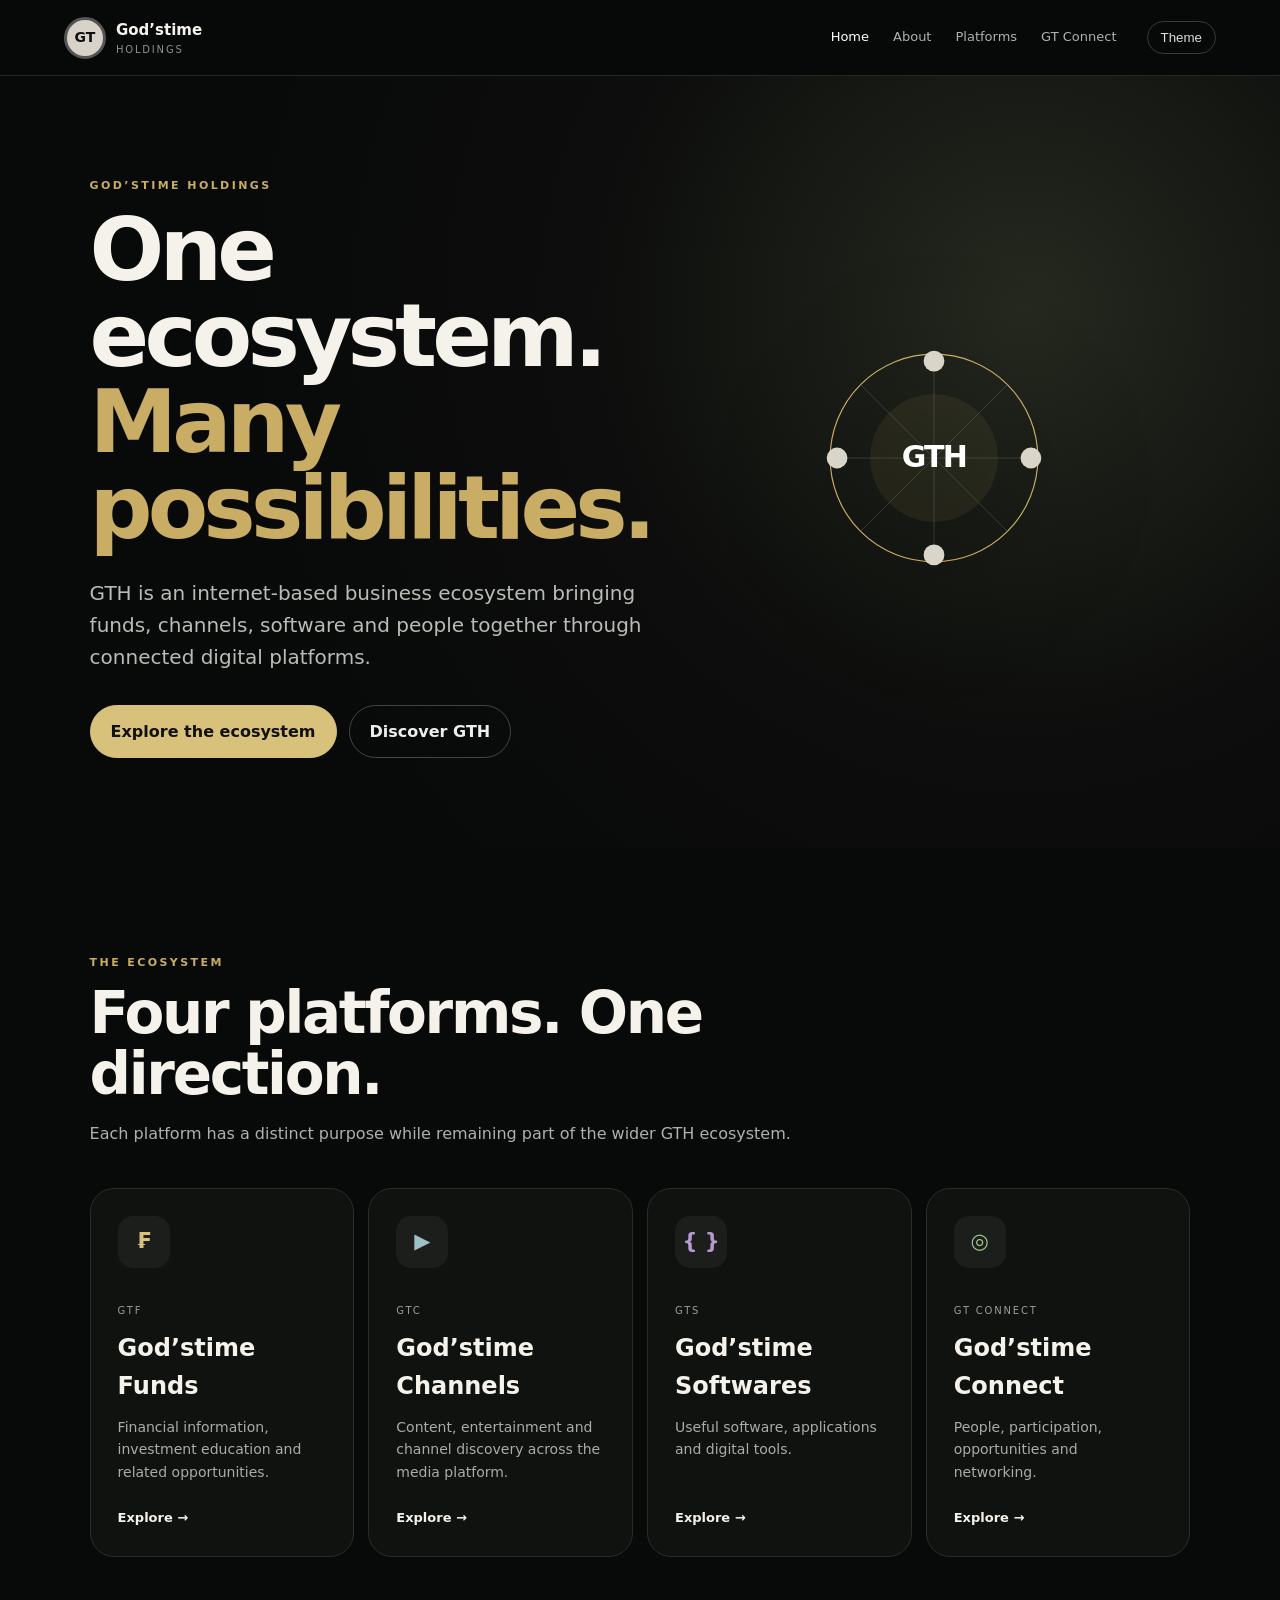
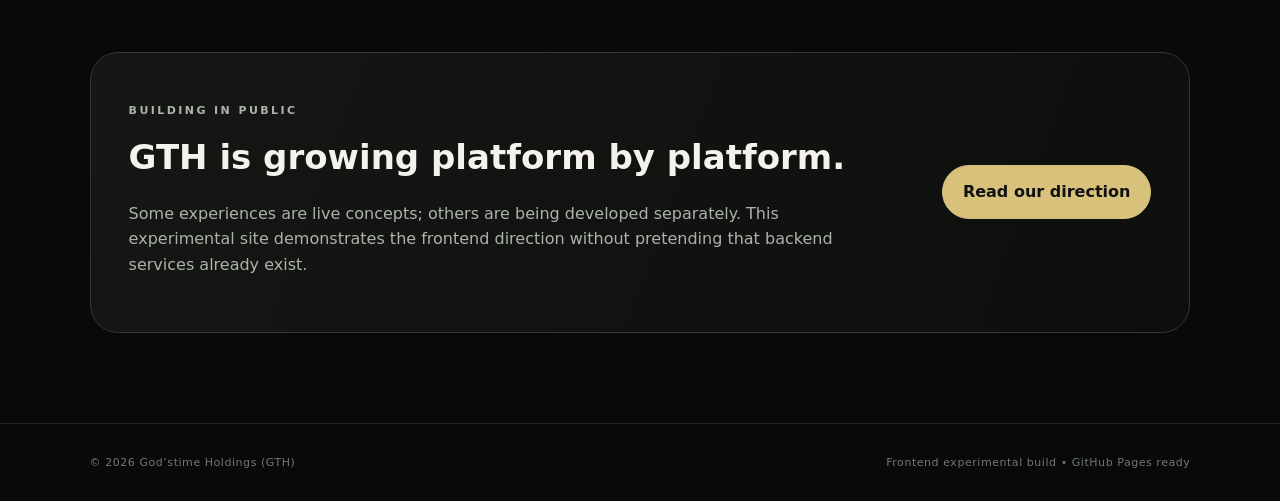
<file: index.html>
<!doctype html>
<html lang="en">
<head>
<meta charset="utf-8"><meta name="viewport" content="width=device-width,initial-scale=1">
<meta name="description" content="God’stime Holdings — a connected digital ecosystem for people, ideas, technology and opportunity.">
<title>GTH | God’stime Holdings</title><link rel="stylesheet" href="style.css">
</head>
<body>
<header class="header"><a class="brand" href="index.html" aria-label="GTH home"><span class="mark">GT</span><span><b>God’stime</b><small>Holdings</small></span></a>
<nav><a class="active" href="index.html">Home</a><a href="about.html">About</a><a href="platforms.html">Platforms</a><a href="connect.html">GT Connect</a></nav>
<button class="theme" id="themeBtn">Theme</button></header>
<main>
<section class="hero">
<div class="hero-copy"><p class="eyebrow">GOD’STIME HOLDINGS</p><h1>One ecosystem.<br><em>Many possibilities.</em></h1>
<p class="lead">GTH is an internet-based business ecosystem bringing funds, channels, software and people together through connected digital platforms.</p>
<div class="actions"><a class="btn primary" href="platforms.html">Explore the ecosystem</a><a class="btn ghost" href="about.html">Discover GTH</a></div></div>
<div class="hero-art" aria-label="GTH ecosystem graphic"><svg viewBox="0 0 520 520" role="img"><circle cx="260" cy="260" r="180" class="orb"/><circle cx="260" cy="260" r="110" class="orb2"/><path d="M80 260h360M260 80v360M132 132l256 256M388 132L132 388" class="grid"/><circle cx="260" cy="92" r="18" class="node"/><circle cx="428" cy="260" r="18" class="node"/><circle cx="260" cy="428" r="18" class="node"/><circle cx="92" cy="260" r="18" class="node"/><text x="260" y="276" text-anchor="middle" class="gt">GTH</text></svg></div>
</section>
<section class="section"><div class="section-head"><p class="eyebrow">THE ECOSYSTEM</p><h2>Four platforms. One direction.</h2><p>Each platform has a distinct purpose while remaining part of the wider GTH ecosystem.</p></div>
<div class="cards">
<a class="card fund" href="gtf.html"><div class="icon">₣</div><p>GTF</p><h3>God’stime Funds</h3><span>Financial information, investment education and related opportunities.</span><b>Explore →</b></a>
<a class="card channels" href="gtc.html"><div class="icon">▶</div><p>GTC</p><h3>God’stime Channels</h3><span>Content, entertainment and channel discovery across the media platform.</span><b>Explore →</b></a>
<a class="card software" href="gts.html"><div class="icon">{ }</div><p>GTS</p><h3>God’stime Softwares</h3><span>Useful software, applications and digital tools.</span><b>Explore →</b></a>
<a class="card connect" href="connect.html"><div class="icon">◎</div><p>GT CONNECT</p><h3>God’stime Connect</h3><span>People, participation, opportunities and networking.</span><b>Explore →</b></a>
</div></section>
<section class="banner"><div><p class="eyebrow">BUILDING IN PUBLIC</p><h2>GTH is growing platform by platform.</h2><p>Some experiences are live concepts; others are being developed separately. This experimental site demonstrates the frontend direction without pretending that backend services already exist.</p></div><a class="btn primary" href="about.html">Read our direction</a></section>
</main>
<footer><span>© 2026 God’stime Holdings (GTH)</span><span>Frontend experimental build • GitHub Pages ready</span></footer>
<script src="app.js"></script></body></html>
</file>
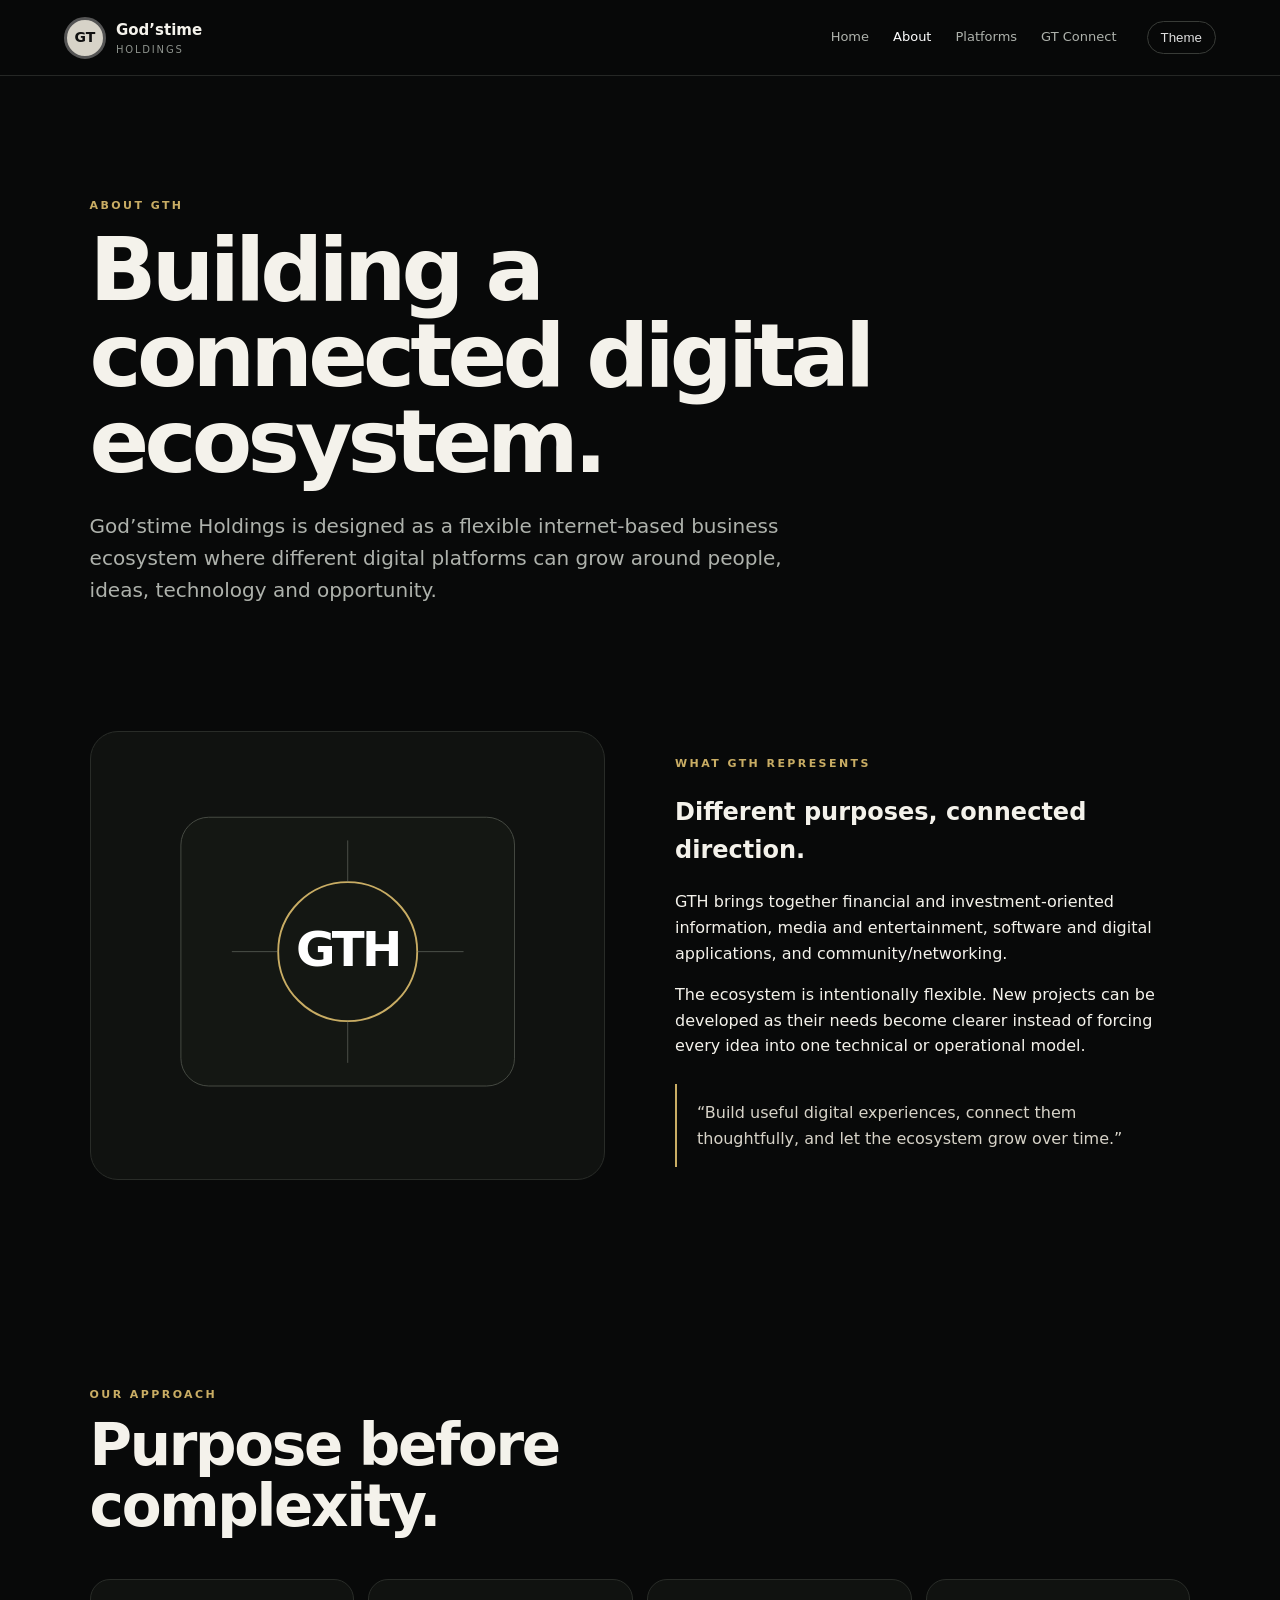
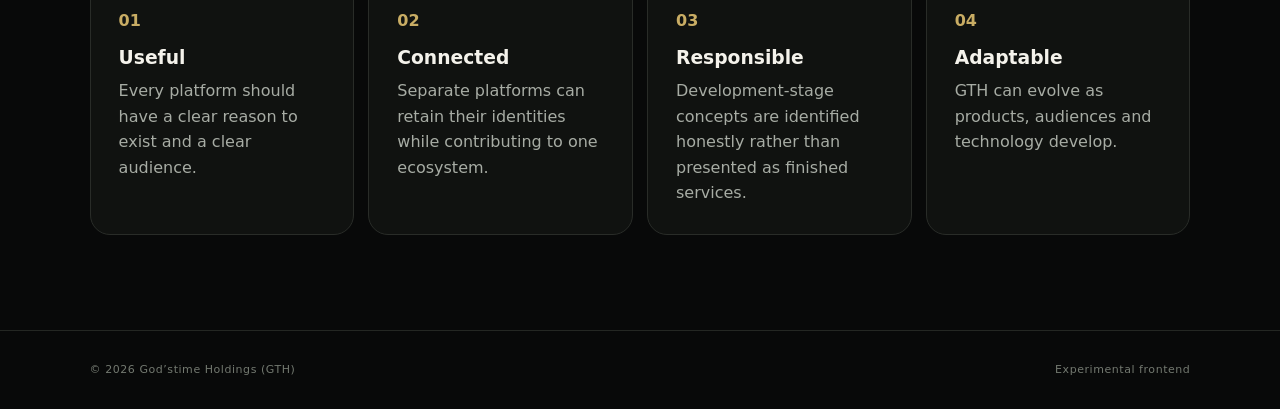
<file: about.html>
<!doctype html><html lang="en"><head><meta charset="utf-8"><meta name="viewport" content="width=device-width,initial-scale=1"><title>About GTH | God’stime Holdings</title><link rel="stylesheet" href="style.css"></head><body>
<header class="header"><a class="brand" href="index.html"><span class="mark">GT</span><span><b>God’stime</b><small>Holdings</small></span></a><nav><a href="index.html">Home</a><a class="active" href="about.html">About</a><a href="platforms.html">Platforms</a><a href="connect.html">GT Connect</a></nav><button class="theme" id="themeBtn">Theme</button></header>
<main><section class="page-hero"><p class="eyebrow">ABOUT GTH</p><h1>Building a connected digital ecosystem.</h1><p>God’stime Holdings is designed as a flexible internet-based business ecosystem where different digital platforms can grow around people, ideas, technology and opportunity.</p></section>
<section class="split"><div class="visual-panel"><svg viewBox="0 0 500 420"><rect x="70" y="65" width="360" height="290" rx="30" class="frame"/><circle cx="250" cy="210" r="75" class="orb"/><text x="250" y="225" text-anchor="middle" class="gt">GTH</text><path d="M250 135V90M325 210h50M250 285v45M175 210h-50" class="grid"/></svg></div><div><p class="eyebrow">WHAT GTH REPRESENTS</p><h2>Different purposes, connected direction.</h2><p>GTH brings together financial and investment-oriented information, media and entertainment, software and digital applications, and community/networking.</p><p>The ecosystem is intentionally flexible. New projects can be developed as their needs become clearer instead of forcing every idea into one technical or operational model.</p><div class="quote">“Build useful digital experiences, connect them thoughtfully, and let the ecosystem grow over time.”</div></div></section>
<section class="section"><div class="section-head"><p class="eyebrow">OUR APPROACH</p><h2>Purpose before complexity.</h2></div><div class="principles"><div><b>01</b><h3>Useful</h3><p>Every platform should have a clear reason to exist and a clear audience.</p></div><div><b>02</b><h3>Connected</h3><p>Separate platforms can retain their identities while contributing to one ecosystem.</p></div><div><b>03</b><h3>Responsible</h3><p>Development-stage concepts are identified honestly rather than presented as finished services.</p></div><div><b>04</b><h3>Adaptable</h3><p>GTH can evolve as products, audiences and technology develop.</p></div></div></section></main><footer><span>© 2026 God’stime Holdings (GTH)</span><span>Experimental frontend</span></footer><script src="app.js"></script></body></html>
</file>
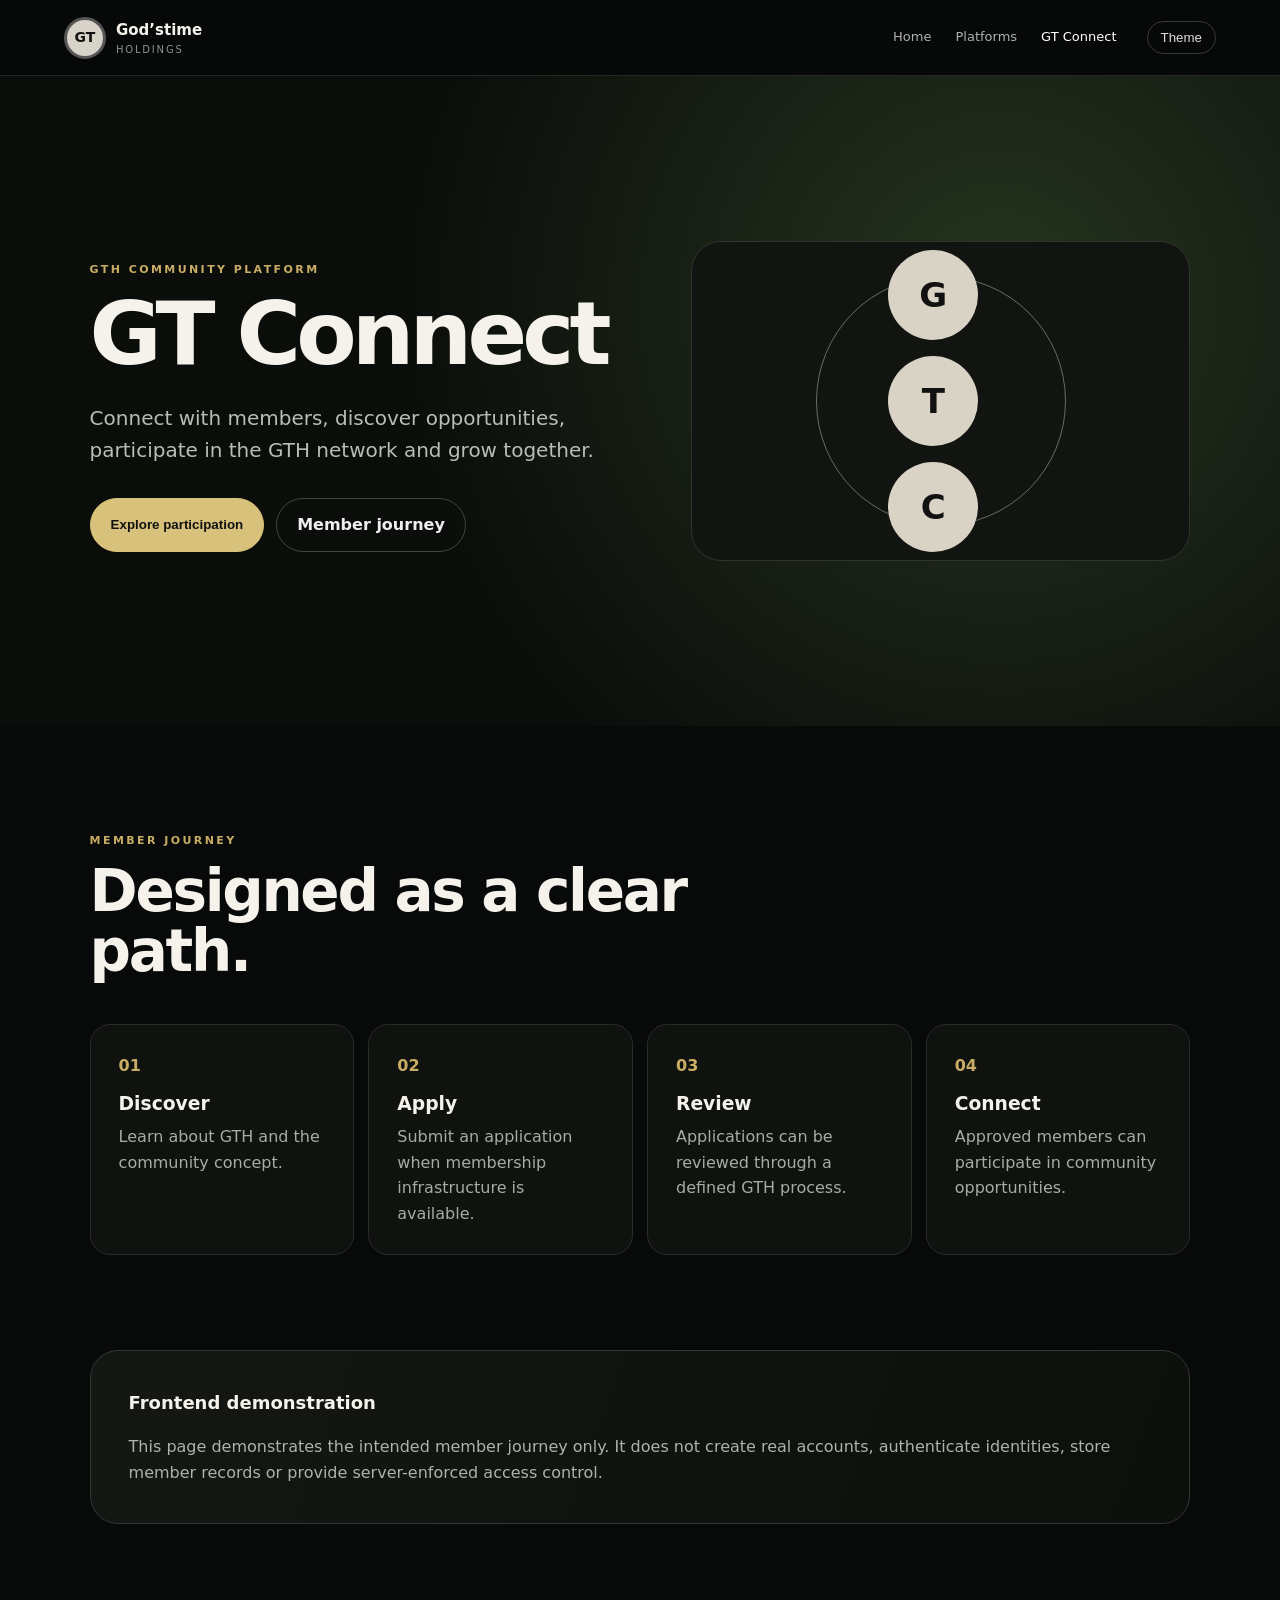
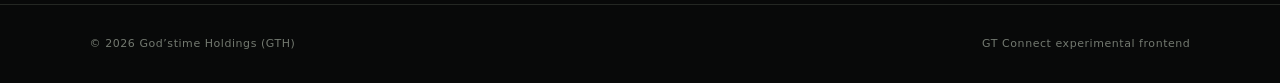
<file: connect.html>
<!doctype html><html lang="en"><head><meta charset="utf-8"><meta name="viewport" content="width=device-width,initial-scale=1"><title>GT Connect | God’stime Holdings</title><link rel="stylesheet" href="style.css"></head><body>
<header class="header"><a class="brand" href="index.html"><span class="mark">GT</span><span><b>God’stime</b><small>Holdings</small></span></a><nav><a href="index.html">Home</a><a href="platforms.html">Platforms</a><a class="active" href="connect.html">GT Connect</a></nav><button class="theme" id="themeBtn">Theme</button></header>
<main><section class="connect-hero"><div><p class="eyebrow">GTH COMMUNITY PLATFORM</p><h1>GT Connect</h1><p class="lead">Connect with members, discover opportunities, participate in the GTH network and grow together.</p><div class="actions"><button class="btn primary" onclick="demo(event,'Join application')">Explore participation</button><a class="btn ghost" href="#journey">Member journey</a></div></div><div class="people-art"><span>G</span><span>T</span><span>C</span><div class="ring"></div></div></section>
<section id="journey" class="section"><div class="section-head"><p class="eyebrow">MEMBER JOURNEY</p><h2>Designed as a clear path.</h2></div><div class="steps"><div><b>01</b><h3>Discover</h3><p>Learn about GTH and the community concept.</p></div><div><b>02</b><h3>Apply</h3><p>Submit an application when membership infrastructure is available.</p></div><div><b>03</b><h3>Review</h3><p>Applications can be reviewed through a defined GTH process.</p></div><div><b>04</b><h3>Connect</h3><p>Approved members can participate in community opportunities.</p></div></div></section>
<div class="notice"><b>Frontend demonstration</b><p>This page demonstrates the intended member journey only. It does not create real accounts, authenticate identities, store member records or provide server-enforced access control.</p></div></main><footer><span>© 2026 God’stime Holdings (GTH)</span><span>GT Connect experimental frontend</span></footer><script src="app.js"></script></body></html>
</file>
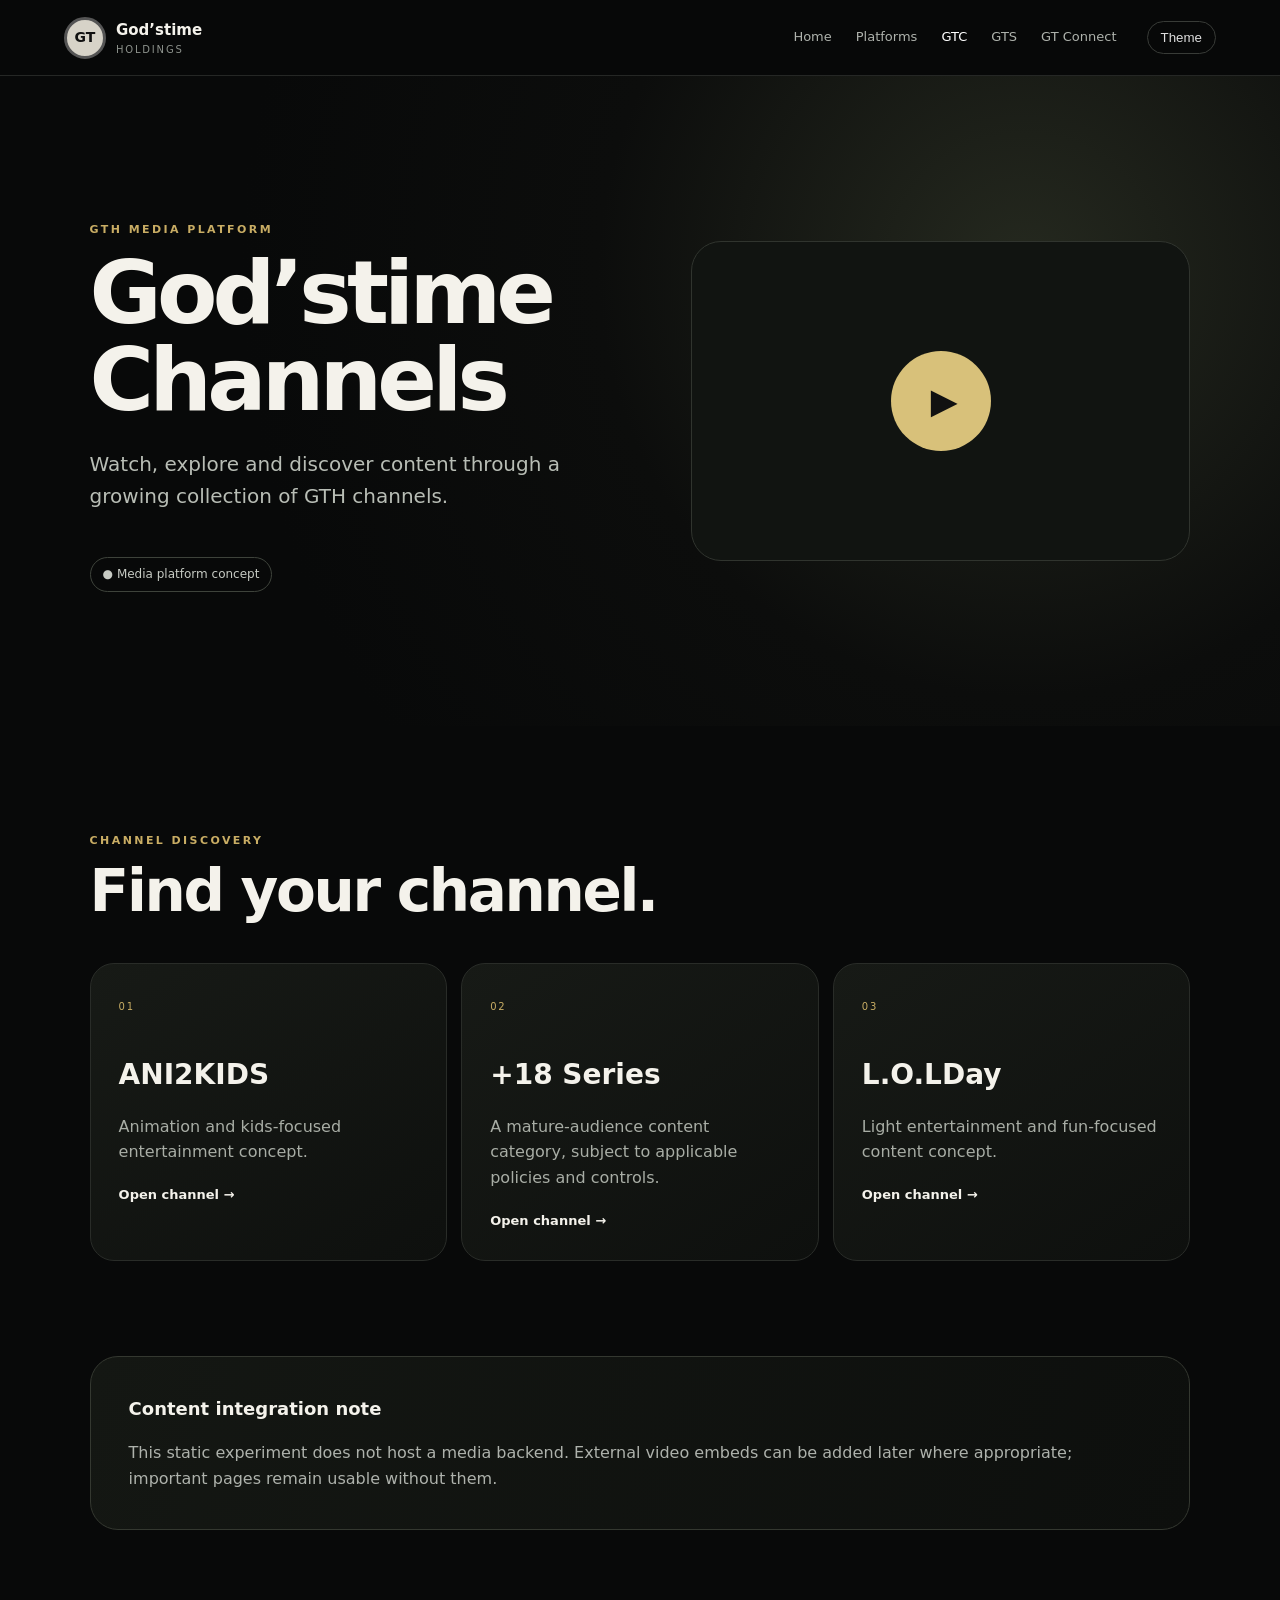
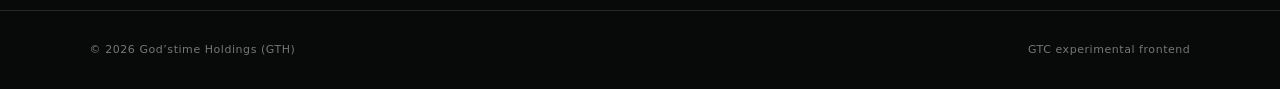
<file: gtc.html>
<!doctype html><html lang="en"><head><meta charset="utf-8"><meta name="viewport" content="width=device-width,initial-scale=1"><title>GTC | God’stime Channels</title><link rel="stylesheet" href="style.css"></head><body>
<header class="header"><a class="brand" href="index.html"><span class="mark">GT</span><span><b>God’stime</b><small>Holdings</small></span></a><nav><a href="index.html">Home</a><a href="platforms.html">Platforms</a><a class="active" href="gtc.html">GTC</a><a href="gts.html">GTS</a><a href="connect.html">GT Connect</a></nav><button class="theme" id="themeBtn">Theme</button></header>
<main><section class="product-hero channels"><div><p class="eyebrow">GTH MEDIA PLATFORM</p><h1>God’stime Channels</h1><p class="lead">Watch, explore and discover content through a growing collection of GTH channels.</p><span class="status">● Media platform concept</span></div><div class="media-art"><div class="play">▶</div><div class="bars"></div></div></section>
<section class="section"><div class="section-head"><p class="eyebrow">CHANNEL DISCOVERY</p><h2>Find your channel.</h2></div><div class="channel-grid"><a href="#" onclick="demo(event,'ANI2KIDS')"><span>01</span><h3>ANI2KIDS</h3><p>Animation and kids-focused entertainment concept.</p><b>Open channel →</b></a><a href="#" onclick="demo(event,'+18 Series')"><span>02</span><h3>+18 Series</h3><p>A mature-audience content category, subject to applicable policies and controls.</p><b>Open channel →</b></a><a href="#" onclick="demo(event,'L.O.LDay')"><span>03</span><h3>L.O.LDay</h3><p>Light entertainment and fun-focused content concept.</p><b>Open channel →</b></a></div></section>
<div class="notice"><b>Content integration note</b><p>This static experiment does not host a media backend. External video embeds can be added later where appropriate; important pages remain usable without them.</p></div></main><footer><span>© 2026 God’stime Holdings (GTH)</span><span>GTC experimental frontend</span></footer><script src="app.js"></script></body></html>
</file>
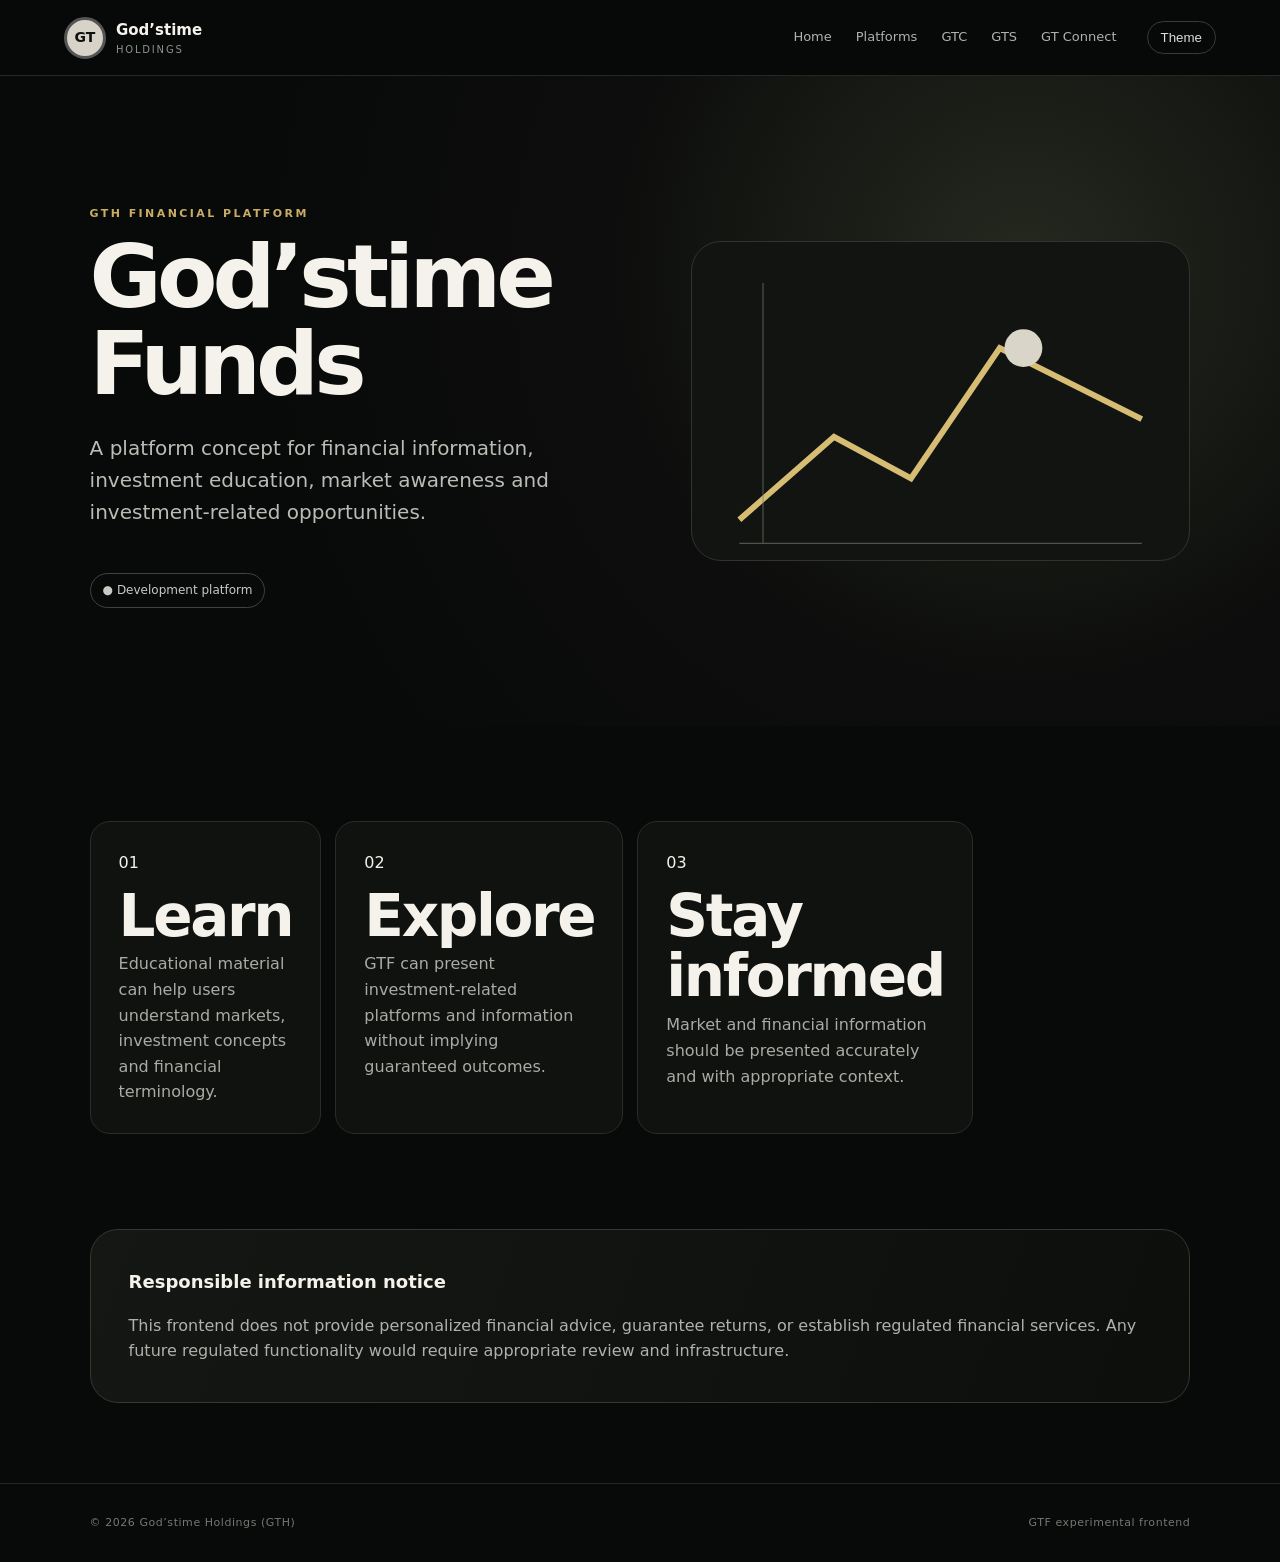
<file: gtf.html>
<!doctype html><html lang="en"><head><meta charset="utf-8"><meta name="viewport" content="width=device-width,initial-scale=1"><title>GTF | God’stime Funds</title><link rel="stylesheet" href="style.css"></head><body>
<header class="header"><a class="brand" href="index.html"><span class="mark">GT</span><span><b>God’stime</b><small>Holdings</small></span></a><nav><a href="index.html">Home</a><a href="platforms.html">Platforms</a><a href="gtc.html">GTC</a><a href="gts.html">GTS</a><a href="connect.html">GT Connect</a></nav><button class="theme" id="themeBtn">Theme</button></header>
<main><section class="product-hero fund"><div><p class="eyebrow">GTH FINANCIAL PLATFORM</p><h1>God’stime Funds</h1><p class="lead">A platform concept for financial information, investment education, market awareness and investment-related opportunities.</p><span class="status">● Development platform</span></div><div class="product-art"><svg viewBox="0 0 420 320"><path d="M40 260L120 190l65 35 75-110 120 60" class="chart"/><path d="M40 280h340M60 60v220" class="grid"/><circle cx="280" cy="115" r="16" class="node"/></svg></div></section>
<section class="section"><div class="feature-grid"><article><div class="mini">01</div><h2>Learn</h2><p>Educational material can help users understand markets, investment concepts and financial terminology.</p></article><article><div class="mini">02</div><h2>Explore</h2><p>GTF can present investment-related platforms and information without implying guaranteed outcomes.</p></article><article><div class="mini">03</div><h2>Stay informed</h2><p>Market and financial information should be presented accurately and with appropriate context.</p></article></div></section>
<div class="notice"><b>Responsible information notice</b><p>This frontend does not provide personalized financial advice, guarantee returns, or establish regulated financial services. Any future regulated functionality would require appropriate review and infrastructure.</p></div></main><footer><span>© 2026 God’stime Holdings (GTH)</span><span>GTF experimental frontend</span></footer><script src="app.js"></script></body></html>
</file>
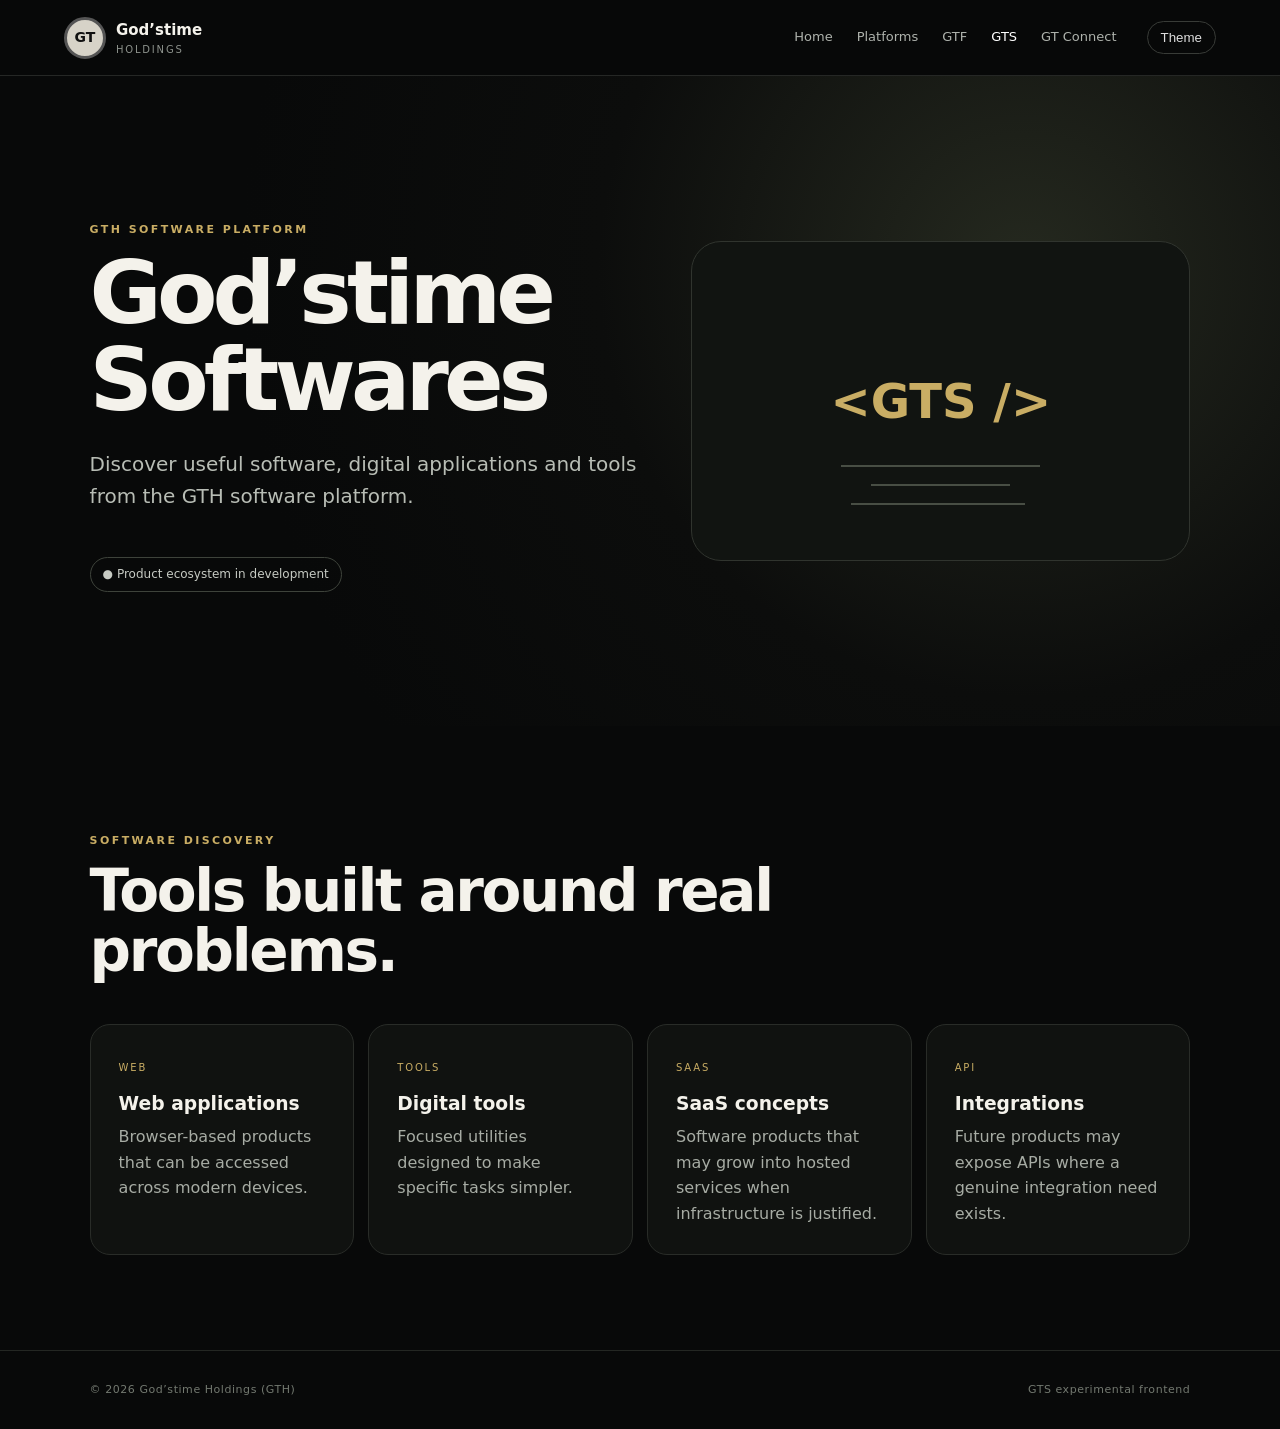
<file: gts.html>
<!doctype html><html lang="en"><head><meta charset="utf-8"><meta name="viewport" content="width=device-width,initial-scale=1"><title>GTS | God’stime Softwares</title><link rel="stylesheet" href="style.css"></head><body>
<header class="header"><a class="brand" href="index.html"><span class="mark">GT</span><span><b>God’stime</b><small>Holdings</small></span></a><nav><a href="index.html">Home</a><a href="platforms.html">Platforms</a><a href="gtf.html">GTF</a><a class="active" href="gts.html">GTS</a><a href="connect.html">GT Connect</a></nav><button class="theme" id="themeBtn">Theme</button></header>
<main><section class="product-hero software"><div><p class="eyebrow">GTH SOFTWARE PLATFORM</p><h1>God’stime Softwares</h1><p class="lead">Discover useful software, digital applications and tools from the GTH software platform.</p><span class="status">● Product ecosystem in development</span></div><div class="code-art"><span>&lt;GTS /&gt;</span><i></i><i></i><i></i></div></section>
<section class="section"><div class="section-head"><p class="eyebrow">SOFTWARE DISCOVERY</p><h2>Tools built around real problems.</h2></div><div class="software-grid"><article><span>WEB</span><h3>Web applications</h3><p>Browser-based products that can be accessed across modern devices.</p></article><article><span>TOOLS</span><h3>Digital tools</h3><p>Focused utilities designed to make specific tasks simpler.</p></article><article><span>SAAS</span><h3>SaaS concepts</h3><p>Software products that may grow into hosted services when infrastructure is justified.</p></article><article><span>API</span><h3>Integrations</h3><p>Future products may expose APIs where a genuine integration need exists.</p></article></div></section></main><footer><span>© 2026 God’stime Holdings (GTH)</span><span>GTS experimental frontend</span></footer><script src="app.js"></script></body></html>
</file>
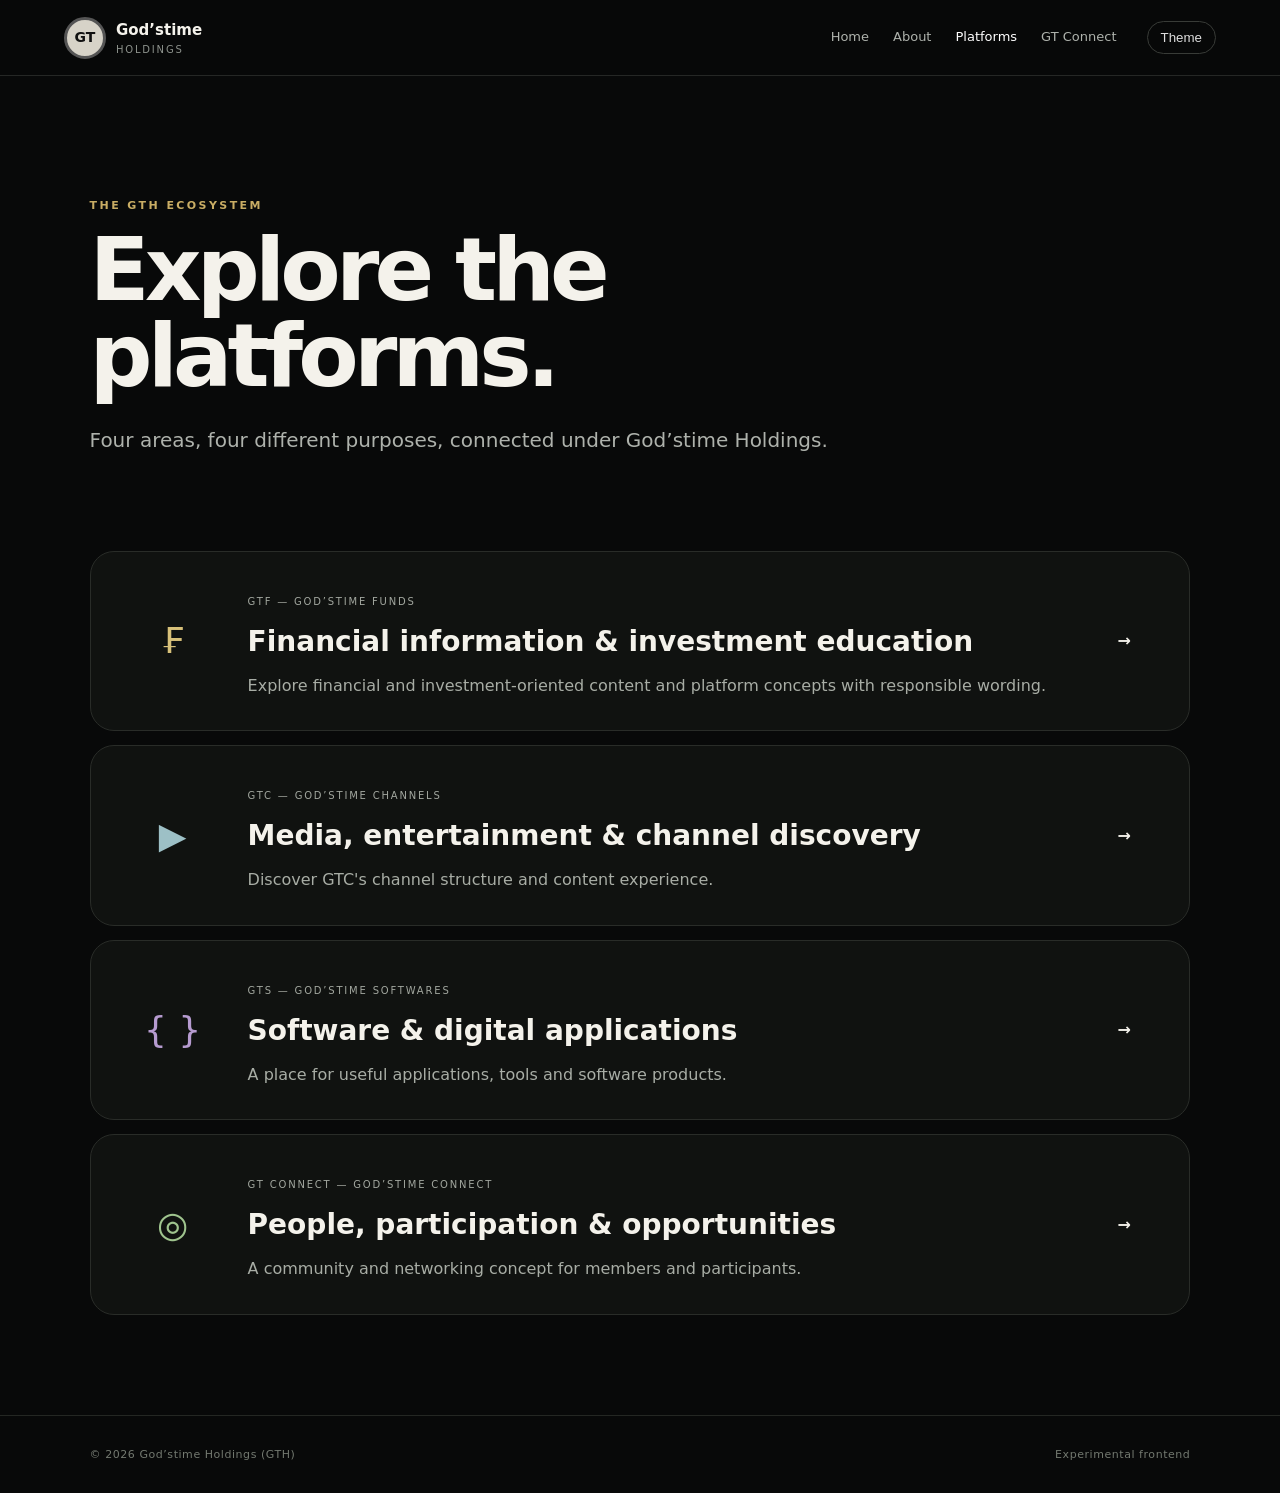
<file: platforms.html>
<!doctype html><html lang="en"><head><meta charset="utf-8"><meta name="viewport" content="width=device-width,initial-scale=1"><title>Platforms | GTH</title><link rel="stylesheet" href="style.css"></head><body>
<header class="header"><a class="brand" href="index.html"><span class="mark">GT</span><span><b>God’stime</b><small>Holdings</small></span></a><nav><a href="index.html">Home</a><a href="about.html">About</a><a class="active" href="platforms.html">Platforms</a><a href="connect.html">GT Connect</a></nav><button class="theme" id="themeBtn">Theme</button></header>
<main><section class="page-hero"><p class="eyebrow">THE GTH ECOSYSTEM</p><h1>Explore the platforms.</h1><p>Four areas, four different purposes, connected under God’stime Holdings.</p></section>
<div class="platform-list">
<a href="gtf.html" class="platform-row fund"><span class="big-icon">₣</span><div><p>GTF — GOD’STIME FUNDS</p><h2>Financial information & investment education</h2><span>Explore financial and investment-oriented content and platform concepts with responsible wording.</span></div><b>→</b></a>
<a href="gtc.html" class="platform-row channels"><span class="big-icon">▶</span><div><p>GTC — GOD’STIME CHANNELS</p><h2>Media, entertainment & channel discovery</h2><span>Discover GTC's channel structure and content experience.</span></div><b>→</b></a>
<a href="gts.html" class="platform-row software"><span class="big-icon">{ }</span><div><p>GTS — GOD’STIME SOFTWARES</p><h2>Software & digital applications</h2><span>A place for useful applications, tools and software products.</span></div><b>→</b></a>
<a href="connect.html" class="platform-row connect"><span class="big-icon">◎</span><div><p>GT CONNECT — GOD’STIME CONNECT</p><h2>People, participation & opportunities</h2><span>A community and networking concept for members and participants.</span></div><b>→</b></a>
</div></main><footer><span>© 2026 God’stime Holdings (GTH)</span><span>Experimental frontend</span></footer><script src="app.js"></script></body></html>
</file>
<file: style.css>
*{box-sizing:border-box}html{scroll-behavior:smooth}body{margin:0;font-family:Inter,system-ui,-apple-system,Segoe UI,sans-serif;background:#080909;color:#f4f2eb;line-height:1.6}a{color:inherit;text-decoration:none}.header{height:76px;padding:0 5vw;display:flex;align-items:center;gap:30px;border-bottom:1px solid #252725;background:rgba(8,9,9,.9);backdrop-filter:blur(14px);position:sticky;top:0;z-index:10}.brand{display:flex;align-items:center;gap:10px;margin-right:auto}.mark{width:42px;height:42px;border-radius:50%;display:grid;place-items:center;background:#d7d3c8;color:#111;font-weight:900;border:3px solid #555;font-size:14px}.brand b{display:block;font-size:15px}.brand small{display:block;color:#8d928c;font-size:10px;letter-spacing:.18em;text-transform:uppercase}.header nav{display:flex;gap:24px}.header nav a{font-size:13px;color:#aeb2ac}.header nav a:hover,.header nav .active{color:#fff}.theme{background:none;border:1px solid #383b37;color:#ddd;border-radius:999px;padding:8px 13px;cursor:pointer}.hero,.product-hero,.connect-hero{min-height:650px;padding:90px 7vw;display:grid;grid-template-columns:1.05fr .95fr;align-items:center;gap:50px;background:radial-gradient(circle at 80% 30%,#25291f 0,#0c0d0c 38%,#080909 70%)}.hero h1,.page-hero h1,.product-hero h1,.connect-hero h1{font-size:clamp(48px,7vw,88px);line-height:.98;margin:12px 0 25px;letter-spacing:-.055em}.hero h1 em{font-style:normal;color:#c9ad64}.lead{font-size:20px;max-width:680px;color:#b8bdb5}.eyebrow{font-size:11px;letter-spacing:.22em;font-weight:800;color:#c9ad64}.actions{display:flex;gap:12px;flex-wrap:wrap;margin-top:32px}.btn{display:inline-block;border-radius:999px;padding:13px 20px;font-weight:750;border:1px solid #42463f}.primary{background:#d8c17a;color:#111;border-color:#d8c17a}.ghost{color:#eee}.hero-art{max-width:520px;margin:auto}.hero-art svg{width:100%;filter:drop-shadow(0 20px 60px #000)}.orb{fill:none;stroke:#c9ad64;stroke-width:2}.orb2{fill:#c9ad64;opacity:.08;stroke:#d9d5c8;stroke-width:1}.grid{fill:none;stroke:#777d72;stroke-width:1;opacity:.6}.node{fill:#d9d5c8}.gt{fill:#fff;font-size:52px;font-weight:900;letter-spacing:-3px}.section{padding:95px 7vw}.section-head{max-width:760px;margin-bottom:42px}.section h2{font-size:clamp(34px,5vw,58px);line-height:1.05;margin:8px 0 12px;letter-spacing:-.04em}.section-head p:last-child{color:#aeb2ac}.cards{display:grid;grid-template-columns:repeat(4,1fr);gap:14px}.card{min-height:310px;padding:27px;border:1px solid #292c28;border-radius:24px;background:#101210;transition:.25s;display:flex;flex-direction:column}.card:hover{transform:translateY(-6px);border-color:#65695f}.card .icon{width:52px;height:52px;border-radius:15px;display:grid;place-items:center;background:#1b1e1a;font-size:21px;font-weight:900}.card p{font-size:10px;letter-spacing:.18em;color:#999e96;margin-top:35px}.card h3{font-size:24px;margin:0 0 10px}.card span{color:#a8ada5;font-size:14px}.card b{margin-top:auto;padding-top:25px;font-size:13px}.banner,.notice{margin:0 7vw 90px;border:1px solid #343830;border-radius:28px;padding:38px;display:flex;align-items:center;justify-content:space-between;gap:30px;background:linear-gradient(110deg,#141713,#0d0f0d)}.banner h2{margin:0;font-size:34px}.banner p{max-width:760px;color:#aeb2ac}.page-hero{padding:110px 7vw 75px;max-width:1000px}.page-hero p:last-child{font-size:20px;color:#aeb2ac;max-width:750px}.split{padding:30px 7vw 100px;display:grid;grid-template-columns:1fr 1fr;gap:70px;align-items:center}.visual-panel{border:1px solid #292c28;border-radius:28px;background:#101210;padding:25px}.visual-panel svg{width:100%}.frame{fill:#141713;stroke:#4a4e47}.quote{border-left:2px solid #c9ad64;padding:16px 20px;color:#d7d3c8;margin-top:25px}.principles,.feature-grid,.software-grid,.steps{display:grid;grid-template-columns:repeat(4,1fr);gap:14px}.principles>div,.feature-grid article,.software-grid article,.steps>div{padding:28px;border:1px solid #292c28;border-radius:20px;background:#101210}.principles b,.steps b{color:#c9ad64}.principles h3,.feature-grid h2,.software-grid h3,.steps h3{margin:10px 0 5px}.principles p,.feature-grid p,.software-grid p,.steps p{color:#a7aca4;margin:0}.platform-list{padding:0 7vw 100px;display:grid;gap:14px}.platform-row{display:grid;grid-template-columns:100px 1fr 40px;gap:25px;align-items:center;padding:32px;border:1px solid #292c28;border-radius:24px;background:#101210}.platform-row:hover{border-color:#64685e;transform:translateX(4px)}.platform-row p{font-size:10px;letter-spacing:.18em;color:#a2a79f}.platform-row h2{margin:3px 0 8px;font-size:28px}.platform-row span{color:#a8ada5}.big-icon{font-size:36px;text-align:center}.status{display:inline-block;margin-top:25px;border:1px solid #3e433b;border-radius:999px;padding:7px 12px;font-size:12px;color:#c7cbc4}.product-art,.media-art,.code-art,.people-art{height:320px;border:1px solid #30342e;border-radius:30px;background:#111411;display:grid;place-items:center}.chart{fill:none;stroke:#d6bd73;stroke-width:5}.code-art{font-size:48px;font-weight:900;color:#c9ad64;position:relative}.code-art i{position:absolute;width:40%;height:2px;background:#484e44;left:30%;top:70%}.code-art i:nth-child(2){top:76%;width:28%;left:36%}.code-art i:nth-child(3){top:82%;width:35%;left:32%}.play{width:100px;height:100px;border-radius:50%;display:grid;place-items:center;background:#d8c17a;color:#111;font-size:35px;padding-left:7px}.bars{position:absolute}.channel-grid{display:grid;grid-template-columns:repeat(3,1fr);gap:14px}.channel-grid a{min-height:270px;border:1px solid #292c28;border-radius:24px;padding:28px;background:linear-gradient(145deg,#171a16,#0e100e)}.channel-grid span,.software-grid span{font-size:10px;letter-spacing:.18em;color:#c9ad64}.channel-grid h3{font-size:28px;margin:35px 0 5px}.channel-grid p{color:#a8ada5}.channel-grid b{font-size:13px}.notice{display:block;margin-bottom:80px}.notice b{font-size:18px}.notice p{color:#aeb2ac;margin-bottom:0}.connect-hero{background:radial-gradient(circle at 78% 35%,#26351f,#0b0d0b 55%)}.people-art{position:relative;overflow:hidden}.people-art span{width:90px;height:90px;border-radius:50%;display:grid;place-items:center;background:#d8d3c4;color:#111;font-size:34px;font-weight:900;margin-left:-15px;z-index:2}.ring{position:absolute;width:250px;height:250px;border:1px solid #63705d;border-radius:50%}.steps{grid-template-columns:repeat(4,1fr)}footer{padding:30px 7vw;border-top:1px solid #242723;display:flex;justify-content:space-between;color:#737970;font-size:11px;letter-spacing:.05em}.fund .icon,.fund .big-icon{color:#d8c17a}.channels .icon,.channels .big-icon{color:#9dc0c6}.software .icon,.software .big-icon{color:#b69bd0}.connect .icon,.connect .big-icon{color:#9fc48e}@media(max-width:850px){.header{padding:0 4vw}.header nav{display:none}.hero,.product-hero,.connect-hero,.split{grid-template-columns:1fr;padding:65px 6vw}.hero{min-height:auto}.hero-art{order:-1}.cards,.principles,.feature-grid,.software-grid,.steps{grid-template-columns:1fr 1fr}.channel-grid{grid-template-columns:1fr}.platform-row{grid-template-columns:60px 1fr}.platform-row>b{display:none}.banner{margin:0 6vw 60px;display:block}.banner .btn{margin-top:18px}footer{padding:25px 6vw;display:block}footer span{display:block;margin:5px 0}.page-hero{padding:70px 6vw 40px}.section{padding:65px 6vw}.platform-list{padding:0 6vw 70px}.product-art,.media-art,.code-art,.people-art{height:270px}}@media(max-width:520px){.cards,.principles,.feature-grid,.software-grid,.steps{grid-template-columns:1fr}.hero h1,.page-hero h1,.product-hero h1,.connect-hero h1{font-size:48px}.lead{font-size:17px}.header{height:68px}.brand small{display:none}.theme{padding:6px 10px}.platform-row h2{font-size:22px}.platform-row{padding:22px 18px}.big-icon{font-size:27px}}
</file>
